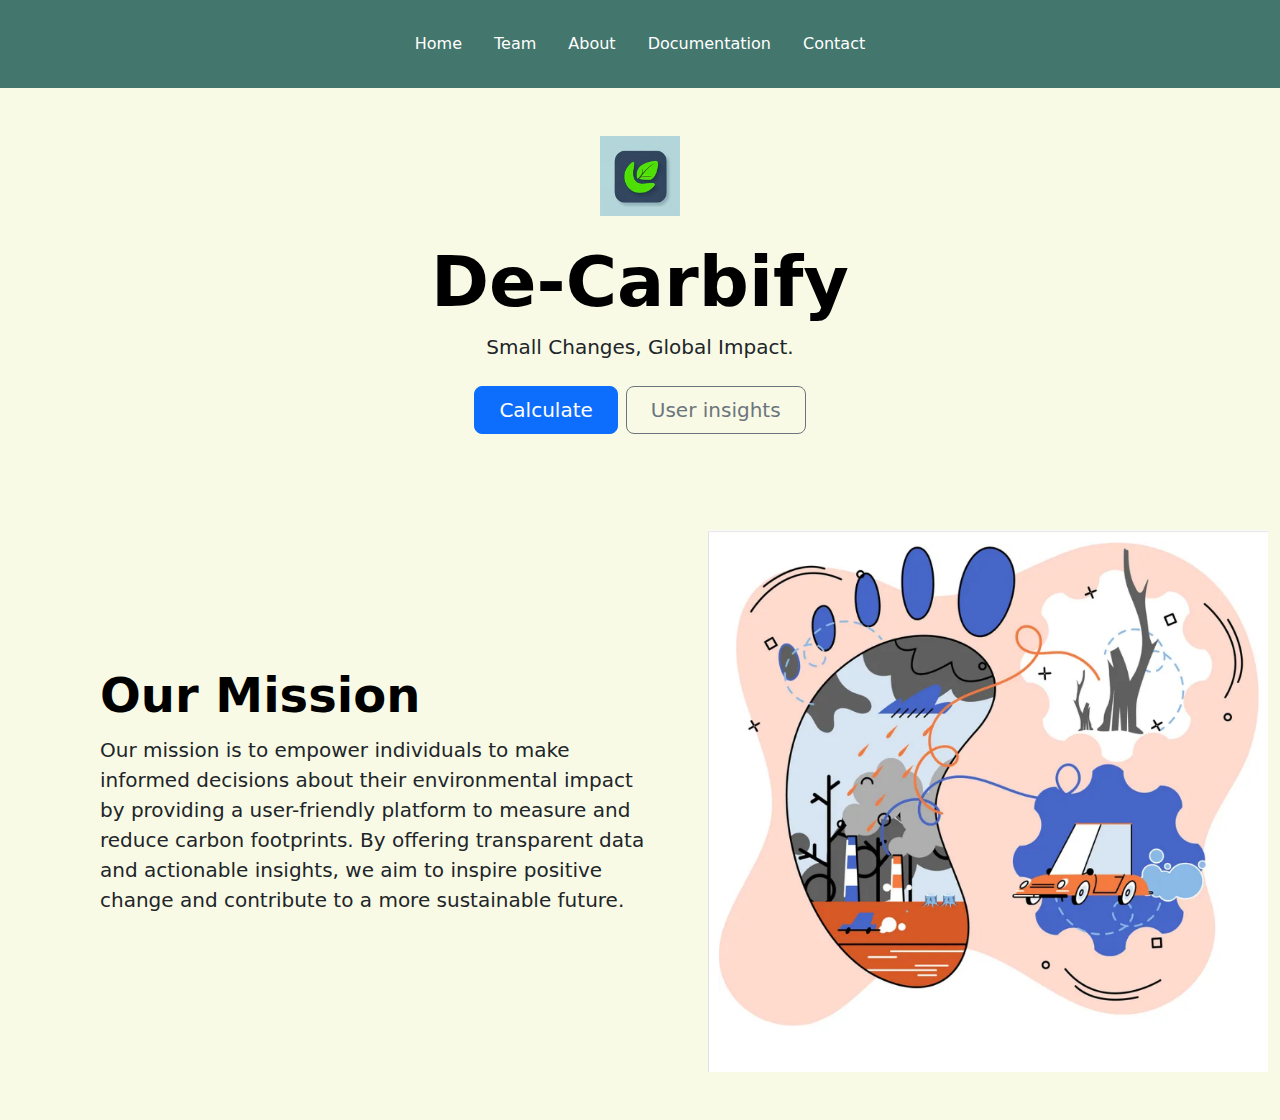
<file: index.html>
<!DOCTYPE html>
<html lang="en">

<head>
  <meta charset="UTF-8">
  <meta name="viewport" content="width=device-width, initial-scale=1.0">
  <title>Document</title>
  <link href="https://cdn.jsdelivr.net/npm/bootstrap@5.3.3/dist/css/bootstrap.min.css" rel="stylesheet"
    integrity="sha384-QWTKZyjpPEjISv5WaRU9OFeRpok6YctnYmDr5pNlyT2bRjXh0JMhjY6hW+ALEwIH" crossorigin="anonymous">
  <script src="https://cdn.jsdelivr.net/npm/bootstrap@5.3.3/dist/js/bootstrap.bundle.min.js"
    integrity="sha384-YvpcrYf0tY3lHB60NNkmXc5s9fDVZLESaAA55NDzOxhy9GkcIdslK1eN7N6jIeHz"
    crossorigin="anonymous"></script>
  <link rel="stylesheet" href="./styles.css" />
  <style>
    .animate-text {
      animation: text-animation 3s ease-in-out infinite alternate;
      font-size: 70px;
    }

    @keyframes text-animation {
      0% {
        transform: scale(1);
      }

      50% {
        transform: scale(1.1);
      }

      100% {
        transform: scale(1);
      }
    }

    .nav-link:hover {
      background-color: #F8FAE5 !important;
      /* Change this color as desired */
      color: black !important;
      /* Change this color as desired */
    }
  </style>
</head>

<body>
  <header class="d-flex justify-content-center py-4 mb-3" style="background-color: #43766C;">
    <ul class="nav nav-pills">
      <li class="nav-item"><a href="./index.html" class="nav-link text-white" aria-current="page">Home</a></li>
      <li class="nav-item"><a href="./team.html" class="nav-link text-white">Team</a></li>
      <li class="nav-item"><a href="#about" class="nav-link text-white">About</a></li>
      <li class="nav-item"><a href="./documentation.html" class="nav-link text-white">Documentation</a></li>
      <li class="nav-item"><a href="./contact.html" class="nav-link text-white">Contact</a></li>
    </ul>
  </header>
  <div class="px-4 py-5 text-center" style="background-color: #F8FAE5; margin-top: -1rem;">
    <img class="d-block mx-auto mb-4" src="./images/icon.jpg" alt="" width="80" height="80">
    <h1 class="display-5 fw-bold text-body-emphasis animate-text">De-Carbify</h1>
    <div class="col-lg-6 mx-auto">
      <p class="lead mb-4">Small Changes, Global Impact.</p>
      <div class="d-grid gap-2 d-sm-flex justify-content-sm-center">
        <button id="calculateButton" type="button" class="btn btn-primary btn-lg px-4 gap-3">Calculate</button>
        <button type="button" id="insights" class="btn btn-outline-secondary btn-lg px-4">User insights</button>
      </div>
    </div>
  </div>
  <div id="about" class="container-fluid" style="background-color: #F8FAE5; padding-left: 100px;">
    <div class="row align-items-center g-5 py-5">
      <div class="col-lg-6 order-lg-2">
        <img src="./images/foot.png" class="d-block mx-lg-auto img-fluid" alt="Bootstrap Themes" width="700"
          height="500" loading="lazy">
      </div>
      <div class="col-lg-6">
        <h1 id="about" class="display-5 fw-bold text-body-emphasis lh-1 mb-3">Our Mission</h1>
        <p class="lead">Our mission is to empower individuals to make informed decisions about their
          environmental impact by providing a user-friendly platform to measure and reduce carbon footprints.
          By offering transparent data and actionable insights, we aim to inspire positive change and
          contribute to a more sustainable future.</p>

      </div>
    </div>
  </div>
</body>
<script>
  document.getElementById("calculateButton").addEventListener("click", function () {
    window.location.href = "./calculate.html";
  });
  document.getElementById("insights").addEventListener("click", function () {
    window.location.href = "./insights.html";
  });
</script>

</html>
</file>
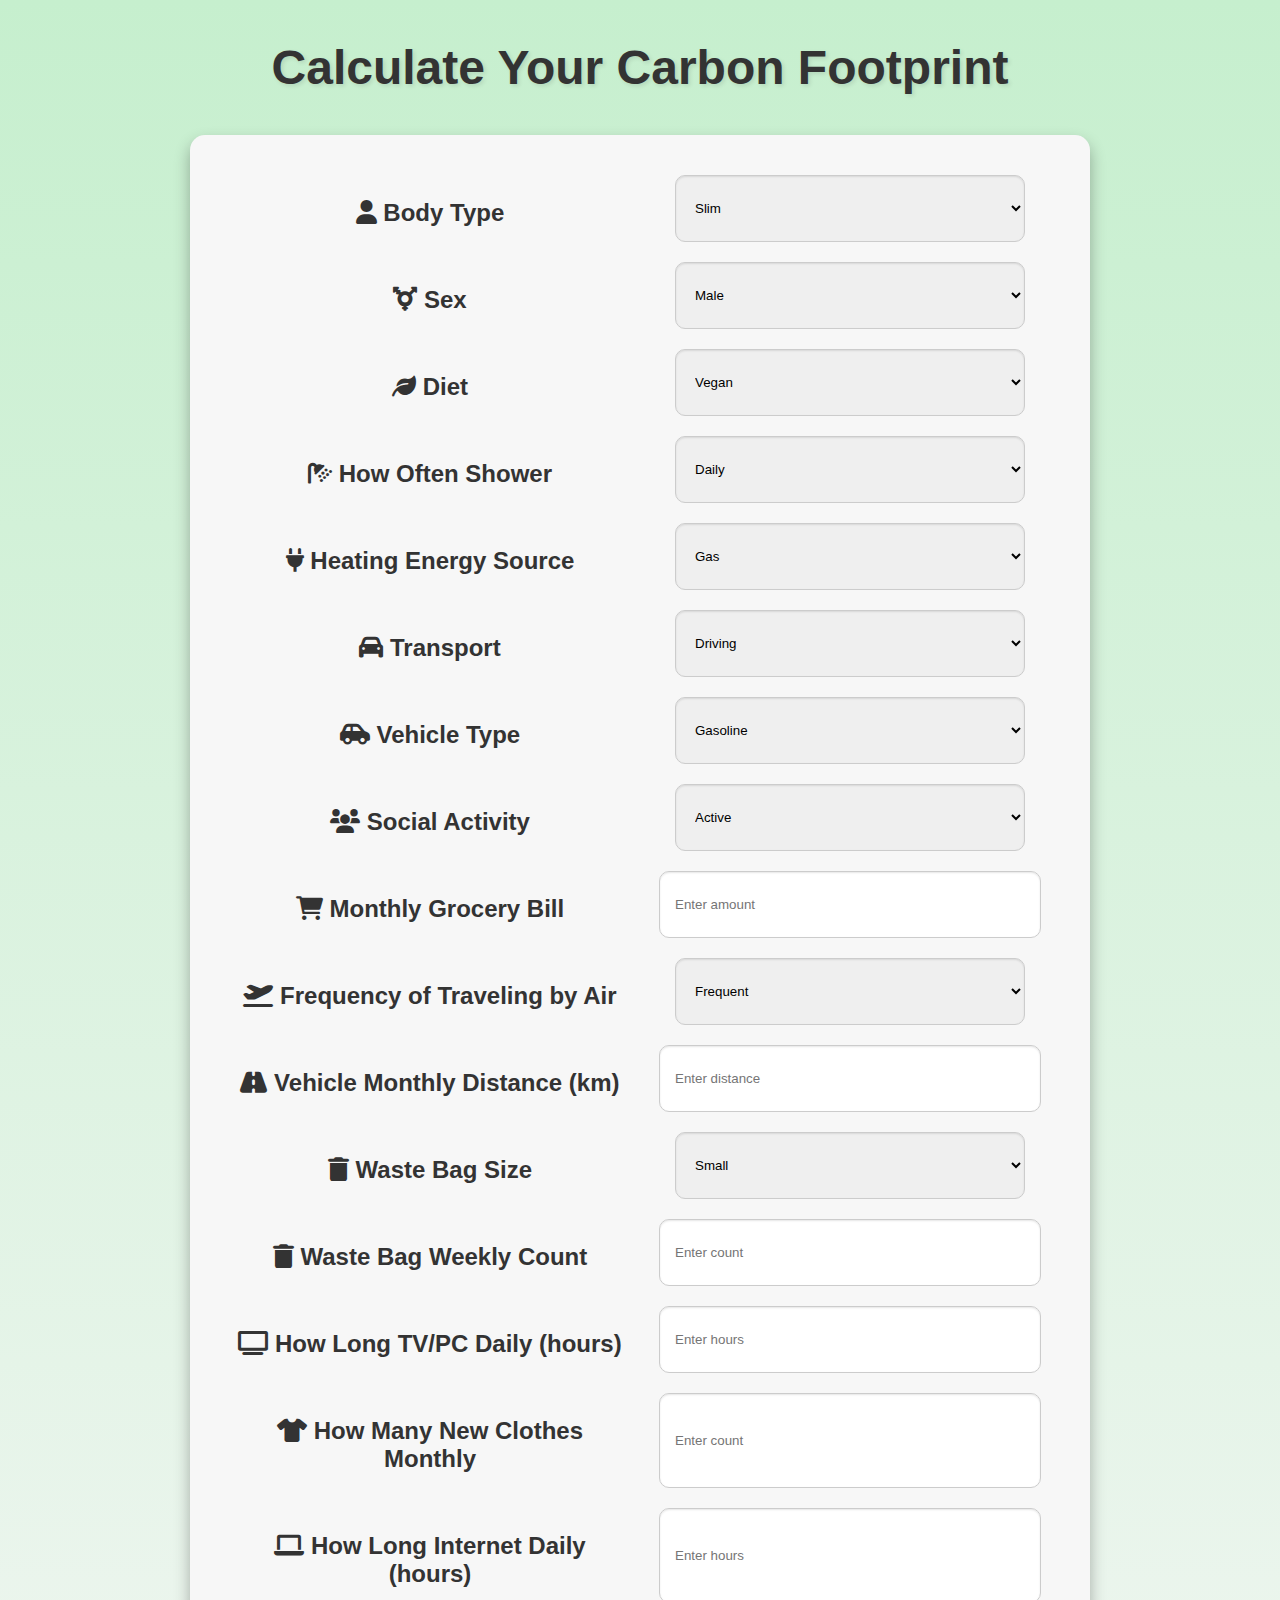
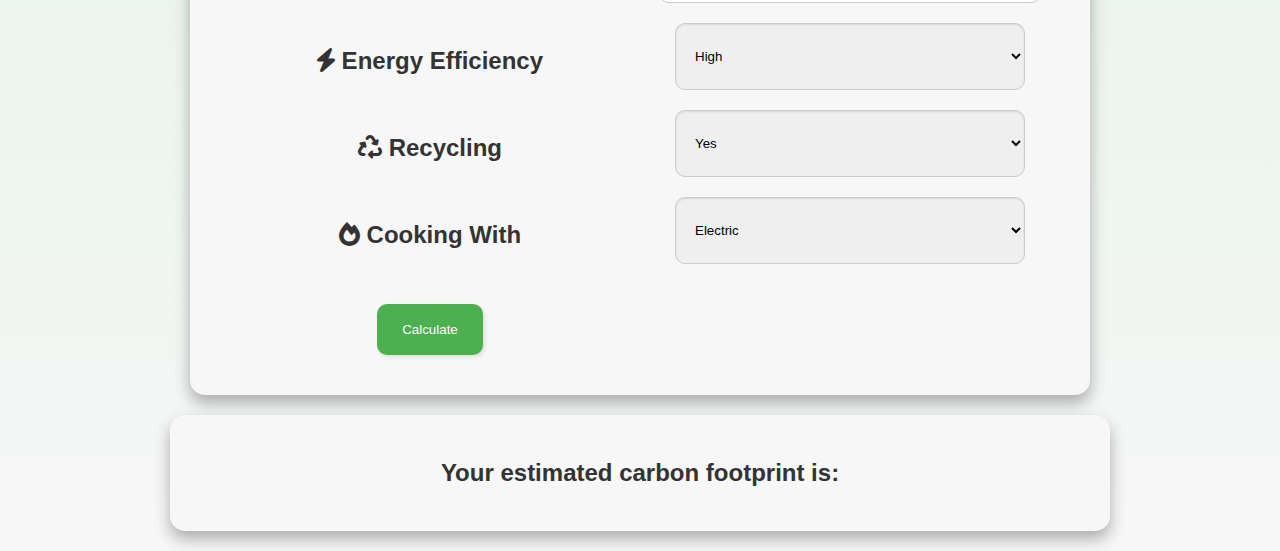
<file: calculate.html>
<!DOCTYPE html>
<html>
<head>
    <title>Carbon Footprint Calculator</title>
    <style>
        body {
            font-family: Arial, sans-serif;
            margin: 0;
            padding: 0;
            text-align: center;
            background-color: #c6efce; /* Light green background */
            background-image: linear-gradient(to bottom, #c6efce, #f7f7f7); /* Add gradient background */
            transition: background-color 0.3s; /* Add transition effect */
            animation: fade-in 1s; /* Add animation effect */
        }

        h1 {
            color: #333;
            font-size: 48px; /* Increase font size */
            margin: 40px 0;
            text-shadow: 2px 2px 4px rgba(0, 0, 0, 0.1); /* Add subtle shadow */
            text-align: center;
            animation: slide-in 1s; /* Add animation effect */
        }

        form {
            display: grid;
            grid-template-columns: 1fr 1fr;
            gap: 20px;
            justify-items: center;
            background-color: #f7f7f7; /* Light gray background */
            padding: 40px;
            border-radius: 15px;
            box-shadow: 0px 8px 16px rgba(0, 0, 0, 0.3);
            width: 90%;
            max-width: 900px;
            margin: 20px auto;
            box-sizing: border-box; /* Include padding and border in width calculation */
            transition: box-shadow 0.3s; /* Add transition effect */
            animation: zoom-in 1s; /* Add animation effect */
        }

        label {
            font-weight: bold;
            margin-bottom: 10px;
            display: block;
            text-align: left;
            width: 100%;
            color: #555; /* Slightly darker label color */
            transition: color 0.3s; /* Add transition effect */
        }

        input, select {
            padding: 15px;
            border: 1px solid #ccc;
            border-radius: 10px;
            width: 100%;
            max-width: 350px;
            box-shadow: inset 0px 1px 2px rgba(0, 0, 0, 0.1);
            transition: border-color 0.3s; /* Add transition effect */
        }

        input:focus, select:focus {
            border-color: #4CAF50; /* Change border color on focus */
            box-shadow: 0px 0px 10px rgba(0, 0, 0, 0.2); /* Add focus shadow */
        }

        button {
            background-color: #4CAF50;
            color: white;
            padding: 18px 25px;
            border: none;
            border-radius: 10px;
            cursor: pointer;
            margin-top: 20px;
            width: 100%;
            max-width: 350px;
            transition: background-color 0.3s;
            box-shadow: 2px 2px 4px rgba(0, 0, 0, 0.1); /* Add button shadow */
            animation: pulse 2s infinite; /* Add animation effect */
        }

        button:hover {
            background-color: #45a049;
            box-shadow: 4px 4px 8px rgba(0, 0, 0, 0.2); /* Increase button shadow on hover */
        }

        #result-container {
            margin-top: 30px;
            padding: 20px;
            background-color: #f7f7f7; /* Light gray background */
            border-radius: 15px;
            box-shadow: 0px 8px 16px rgba(0, 0, 0, 0.3);
            width: 90%;
            max-width: 900px;
            margin: 20px auto;
            animation: fade-in 1s; /* Add animation effect */
        }

        #result {
            font-weight: bold;
            font-size: 24px;
            color: #333;
        }

        .icon {
            margin-right: 15px;
            color: #4CAF50;
            transition: color 0.3s; /* Add transition effect */
        }

        h3 {
            margin-bottom: 15px;
            font-size: 24px;
            color: #333;
            transition: color 0.3s; /* Add transition effect */
        }

        /* Add animation for form submission */
        #carbonFootprintForm {
            animation: fade-in 0.5s;
        }

        @keyframes fade-in {
            from {
                opacity: 0;
            }
            to {
                opacity: 1;
            }
        }

        @keyframes slide-in {
            from {
                transform: translateY(-100px);
            }
            to {
                transform: translateY(0);
            }
        }

        @keyframes zoom-in {
            from {
                transform: scale(0.5);
            }
            to {
                transform: scale(1);
            }
        }

        @keyframes pulse {
            0% {
                transform: scale(1);
            }
            50% {
                transform: scale(1.1);
            }
            100% {
                transform: scale(1);
            }
        }
    </style>

</head>
<body>
    <link rel="stylesheet" href="https://cdnjs.cloudflare.com/ajax/libs/font-awesome/6.0.0-beta3/css/all.min.css">
    <h1>Calculate Your Carbon Footprint</h1>

    <form id="carbonFootprintForm">
        <h3><i class="fas fa-user"></i> Body Type</h3>
        <select id="bodyType" name="bodyType">
            <option value="slim">Slim</option>
            <option value="average">Average</option>
            <option value="obese">Obese</option>
        </select>

        <h3><i class="fas fa-transgender"></i> Sex</h3>
        <select id="sex" name="sex">
            <option value="male">Male</option>
            <option value="female">Female</option>
        </select>

        <h3><i class="fas fa-leaf"></i> Diet</h3>
        <select id="diet" name="diet">
            <option value="vegan">Vegan</option>
            <option value="vegetarian">Vegetarian</option>
            <option value="meat">Meat</option>
        </select>

        <h3><i class="fas fa-shower"></i> How Often Shower</h3>
        <select id="showerFrequency" name="showerFrequency">
            <option value="daily">Daily</option>
            <option value="everyOtherDay">Every Other Day</option>
            <option value="weekly">Weekly</option>
        </select>

        <h3><i class="fas fa-plug"></i> Heating Energy Source</h3>
        <select id="heatingEnergySource" name="heatingEnergySource">
            <option value="gas">Gas</option>
            <option value="electricity">Electricity</option>
        </select>

        <h3><i class="fas fa-car"></i> Transport</h3>
        <select id="transport" name="transport">
            <option value="driving">Driving</option>
            <option value="publicTransport">Public Transport</option>
            <option value="cycling">Cycling</option>
        </select>

        <h3><i class="fas fa-car-side"></i> Vehicle Type</h3>
        <select id="vehicleType" name="vehicleType">
            <option value="gasoline">Gasoline</option>
            <option value="electric">Electric</option>
        </select>

        <h3><i class="fas fa-users"></i> Social Activity</h3>
        <select id="socialActivity" name="socialActivity">
            <option value="active">Active</option>
            <option value="moderate">Moderate</option>
            <option value="sedentary">Sedentary</option>
        </select>

        <h3><i class="fas fa-shopping-cart"></i> Monthly Grocery Bill</h3>
        <input type="number" id="monthlyGroceryBill" name="monthlyGroceryBill" placeholder="Enter amount">

        <h3><i class="fas fa-plane-departure"></i> Frequency of Traveling by Air</h3>
        <select id="frequencyOfTravelingByAir" name="frequencyOfTravelingByAir">
            <option value="frequent">Frequent</option>
            <option value="occasional">Occasional</option>
            <option value="rarely">Rarely</option>
        </select>

        <h3><i class="fas fa-road"></i> Vehicle Monthly Distance (km)</h3>
        <input type="number" id="vehicleMonthlyDistanceKm" name="vehicleMonthlyDistanceKm" placeholder="Enter distance">

        <h3><i class="fas fa-trash"></i> Waste Bag Size</h3>
        <select id="wasteBagSize" name="wasteBagSize">
            <option value="small">Small</option>
            <option value="medium">Medium</option>
            <option value="large">Large</option>
        </select>

        <h3><i class="fas fa-trash"></i> Waste Bag Weekly Count</h3>
        <input type="number" id="wasteBagWeeklyCount" name="wasteBagWeeklyCount" placeholder="Enter count">

        <h3><i class="fas fa-tv"></i> How Long TV/PC Daily (hours)</h3>
        <input type="number" id="tvPcHour" name="tvPcHour" placeholder="Enter hours">

        <h3><i class="fas fa-tshirt"></i> How Many New Clothes Monthly</h3>
        <input type="number" id="newClothesMonthly" name="newClothesMonthly" placeholder="Enter count">

        <h3><i class="fas fa-laptop"></i> How Long Internet Daily (hours)</h3>
        <input type="number" id="internetDailyHour" name="internetDailyHour" placeholder="Enter hours">

        <h3><i class="fas fa-bolt"></i> Energy Efficiency</h3>
        <select id="energyEfficiency" name="energyEfficiency">
            <option value="high">High</option>
            <option value="medium">Medium</option>
            <option value="low">Low</option>
        </select>

        <h3><i class="fas fa-recycle"></i> Recycling</h3>
        <select id="recycling" name="recycling">
            <option value="yes">Yes</option>
            <option value="no">No</option>
        </select>

        <h3><i class="fas fa-fire"></i> Cooking With</h3>
        <select id="cookingWith" name="cookingWith">
            <option value="electric">Electric</option>
            <option value="gas">Gas</option>
        </select>
        <a href="./calculate.html/#result">
        <button type="submit">Calculate</button>
        </a>
    </form>

    <div id="result-container">
        <p id="result">Your estimated carbon footprint is:</p>
    </div>

    <script src="script.js"></script>
</body>
</html>
</file>
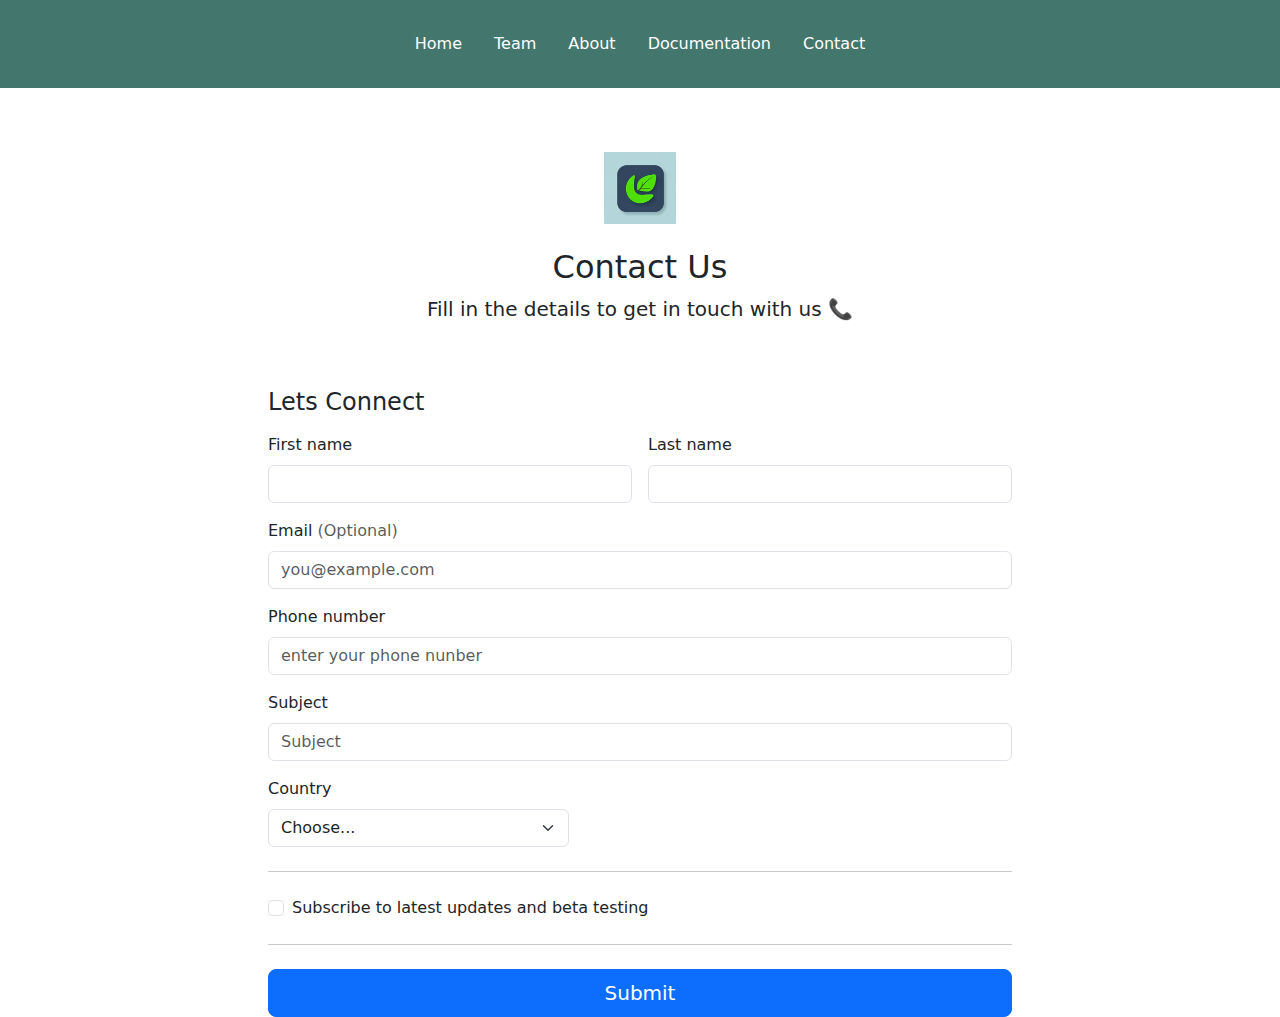
<file: contact.html>
<!DOCTYPE html>
<html lang="en">

<head>
    <meta charset="UTF-8">
    <meta name="viewport" content="width=device-width, initial-scale=1.0">
    <title>Contact Page</title>
    <link href="https://cdn.jsdelivr.net/npm/bootstrap@5.3.3/dist/css/bootstrap.min.css" rel="stylesheet"
        integrity="sha384-QWTKZyjpPEjISv5WaRU9OFeRpok6YctnYmDr5pNlyT2bRjXh0JMhjY6hW+ALEwIH" crossorigin="anonymous">
    <script src="https://cdn.jsdelivr.net/npm/bootstrap@5.3.3/dist/js/bootstrap.bundle.min.js"
        integrity="sha384-YvpcrYf0tY3lHB60NNkmXc5s9fDVZLESaAA55NDzOxhy9GkcIdslK1eN7N6jIeHz"
        crossorigin="anonymous"></script>
        <style>
            .nav-link:hover {
                background-color: #F8FAE5!important; /* Change this color as desired */
                color: black!important;  /* Change this color as desired */
              }
              </style>
</head>

<body>
    <header class="d-flex justify-content-center py-4 mb-3" style="background-color: #43766C;">
        <ul class="nav nav-pills">
            <li class="nav-item"><a href="./index.html" class="nav-link text-white" aria-current="page">Home</a></li>
            <li class="nav-item"><a href="./team.html" class="nav-link text-white">Team</a></li>
            <li class="nav-item"><a href="./index.html" class="nav-link text-white">About</a></li>
            <li class="nav-item"><a href="./documentation.html" class="nav-link text-white">Documentation</a></li>
            <li class="nav-item"><a href="./contact.html" class="nav-link text-white">Contact</a></li>
        </ul>
    </header>
    <div class="py-5 text-center">
        <img class="d-block mx-auto mb-4" src="./images/icon.jpg" alt="" width="72" height="72">
        <h2>Contact Us</h2>
        <p class="lead">Fill in the details to get in touch with us 📞</p>
    </div>
    <div class="container">
        <div class="col-md-7 col-lg-8 mx-auto">
            <h4 class="mb-3">Lets Connect</h4>
            <form class="needs-validation" novalidate="">
                <div class="row g-3">
                    <div class="col-sm-6">
                        <label for="firstName" class="form-label">First name</label>
                        <input type="text" class="form-control" id="firstName" placeholder="" value="" required="">
                        <div class="invalid-feedback">
                            Valid first name is required.
                        </div>
                    </div>

                    <div class="col-sm-6">
                        <label for="lastName" class="form-label">Last name</label>
                        <input type="text" class="form-control" id="lastName" placeholder="" value="" required="">
                        <div class="invalid-feedback">
                            Valid last name is required.
                        </div>
                    </div>



                    <div class="col-12">
                        <label for="email" class="form-label">Email <span
                                class="text-body-secondary">(Optional)</span></label>
                        <input type="email" class="form-control" id="email" placeholder="you@example.com">
                        <div class="invalid-feedback">
                            Please enter a valid email address
                        </div>
                    </div>

                    <div class="col-12">
                        <label for="address" class="form-label">Phone number</label>
                        <input type="number" class="form-control" id="address" placeholder="enter your phone nunber"
                            required="">
                        <div class="invalid-feedback">
                            Please enter your contact number
                        </div>
                    </div>

                    <div class="col-12">
                        <label for="address2" class="form-label">Subject </label>
                        <input type="text" class="form-control" id="address2" placeholder="Subject">
                    </div>

                    <div class="col-md-5">
                        <label for="country" class="form-label">Country</label>
                        <select class="form-select" id="country" required="">
                            <option value="">Choose...</option>
                            option value="Afghanistan">Afghanistan</option>
                <option value="Åland Islands">Åland Islands</option>
                <option value="Albania">Albania</option>
                <option value="Algeria">Algeria</option>
                <option value="American Samoa">American Samoa</option>
                <option value="Andorra">Andorra</option>
                <option value="Angola">Angola</option>
                <option value="Anguilla">Anguilla</option>
                <option value="Antarctica">Antarctica</option>
                <option value="Antigua and Barbuda">Antigua and Barbuda</option>
                <option value="Argentina">Argentina</option>
                <option value="Armenia">Armenia</option>
                <option value="Aruba">Aruba</option>
                <option value="Australia">Australia</option>
                <option value="Austria">Austria</option>
                <option value="Azerbaijan">Azerbaijan</option>
                <option value="Bahamas">Bahamas</option>
                <option value="Bahrain">Bahrain</option>
                <option value="Bangladesh">Bangladesh</option>
                <option value="Barbados">Barbados</option>
                <option value="Belarus">Belarus</option>
                <option value="Belgium">Belgium</option>
                <option value="Belize">Belize</option>
                <option value="Benin">Benin</option>
                <option value="Bermuda">Bermuda</option>
                <option value="Bhutan">Bhutan</option>
                <option value="Bolivia">Bolivia</option>
                <option value="Bosnia and Herzegovina">Bosnia and Herzegovina</option>
                <option value="Botswana">Botswana</option>
                <option value="Bouvet Island">Bouvet Island</option>
                <option value="Brazil">Brazil</option>
                <option value="British Indian Ocean Territory">British Indian Ocean Territory</option>
                <option value="Brunei Darussalam">Brunei Darussalam</option>
                <option value="Bulgaria">Bulgaria</option>
                <option value="Burkina Faso">Burkina Faso</option>
                <option value="Burundi">Burundi</option>
                <option value="Cambodia">Cambodia</option>
                <option value="Cameroon">Cameroon</option>
                <option value="Canada">Canada</option>
                <option value="Cape Verde">Cape Verde</option>
                <option value="Cayman Islands">Cayman Islands</option>
                <option value="Central African Republic">Central African Republic</option>
                <option value="Chad">Chad</option>
                <option value="Chile">Chile</option>
                <option value="China">China</option>
                <option value="Christmas Island">Christmas Island</option>
                <option value="Cocos (Keeling) Islands">Cocos (Keeling) Islands</option>
                <option value="Colombia">Colombia</option>
                <option value="Comoros">Comoros</option>
                <option value="Congo">Congo</option>
                <option value="Congo, The Democratic Republic of The">Congo, The Democratic Republic of The</option>
                <option value="Cook Islands">Cook Islands</option>
                <option value="Costa Rica">Costa Rica</option>
                <option value="Cote D'ivoire">Cote D'ivoire</option>
                <option value="Croatia">Croatia</option>
                <option value="Cuba">Cuba</option>
                <option value="Cyprus">Cyprus</option>
                <option value="Czech Republic">Czech Republic</option>
                <option value="Denmark">Denmark</option>
                <option value="Djibouti">Djibouti</option>
                <option value="Dominica">Dominica</option>
                <option value="Dominican Republic">Dominican Republic</option>
                <option value="Ecuador">Ecuador</option>
                <option value="Egypt">Egypt</option>
                <option value="El Salvador">El Salvador</option>
                <option value="Equatorial Guinea">Equatorial Guinea</option>
                <option value="Eritrea">Eritrea</option>
                <option value="Estonia">Estonia</option>
                <option value="Ethiopia">Ethiopia</option>
                <option value="Falkland Islands (Malvinas)">Falkland Islands (Malvinas)</option>
                <option value="Faroe Islands">Faroe Islands</option>
                <option value="Fiji">Fiji</option>
                <option value="Finland">Finland</option>
                <option value="France">France</option>
                <option value="French Guiana">French Guiana</option>
                <option value="French Polynesia">French Polynesia</option>
                <option value="French Southern Territories">French Southern Territories</option>
                <option value="Gabon">Gabon</option>
                <option value="Gambia">Gambia</option>
                <option value="Georgia">Georgia</option>
                <option value="Germany">Germany</option>
                <option value="Ghana">Ghana</option>
                <option value="Gibraltar">Gibraltar</option>
                <option value="Greece">Greece</option>
                <option value="Greenland">Greenland</option>
                <option value="Grenada">Grenada</option>
                <option value="Guadeloupe">Guadeloupe</option>
                <option value="Guam">Guam</option>
                <option value="Guatemala">Guatemala</option>
                <option value="Guernsey">Guernsey</option>
                <option value="Guinea">Guinea</option>
                <option value="Guinea-bissau">Guinea-bissau</option>
                <option value="Guyana">Guyana</option>
                <option value="Haiti">Haiti</option>
                <option value="Heard Island and Mcdonald Islands">Heard Island and Mcdonald Islands</option>
                <option value="Holy See (Vatican City State)">Holy See (Vatican City State)</option>
                <option value="Honduras">Honduras</option>
                <option value="Hong Kong">Hong Kong</option>
                <option value="Hungary">Hungary</option>
                <option value="Iceland">Iceland</option>
                <option value="India">India</option>
                <option value="Indonesia">Indonesia</option>
                <option value="Iran, Islamic Republic of">Iran, Islamic Republic of</option>
                <option value="Iraq">Iraq</option>
                <option value="Ireland">Ireland</option>
                <option value="Isle of Man">Isle of Man</option>
                <option value="Israel">Israel</option>
                <option value="Italy">Italy</option>
                <option value="Jamaica">Jamaica</option>
                <option value="Japan">Japan</option>
                <option value="Jersey">Jersey</option>
                <option value="Jordan">Jordan</option>
                <option value="Kazakhstan">Kazakhstan</option>
                <option value="Kenya">Kenya</option>
                <option value="Kiribati">Kiribati</option>
                <option value="Korea, Democratic People's Republic of">Korea, Democratic People's Republic of</option>
                <option value="Korea, Republic of">Korea, Republic of</option>
                <option value="Kuwait">Kuwait</option>
                <option value="Kyrgyzstan">Kyrgyzstan</option>
                <option value="Lao People's Democratic Republic">Lao People's Democratic Republic</option>
                <option value="Latvia">Latvia</option>
                <option value="Lebanon">Lebanon</option>
                <option value="Lesotho">Lesotho</option>
                <option value="Liberia">Liberia</option>
                <option value="Libyan Arab Jamahiriya">Libyan Arab Jamahiriya</option>
                <option value="Liechtenstein">Liechtenstein</option>
                <option value="Lithuania">Lithuania</option>
                <option value="Luxembourg">Luxembourg</option>
                <option value="Macao">Macao</option>
                <option value="Macedonia, The Former Yugoslav Republic of">Macedonia, The Former Yugoslav Republic of</option>
                <option value="Madagascar">Madagascar</option>
                <option value="Malawi">Malawi</option>
                <option value="Malaysia">Malaysia</option>
                <option value="Maldives">Maldives</option>
                <option value="Mali">Mali</option>
                <option value="Malta">Malta</option>
                <option value="Marshall Islands">Marshall Islands</option>
                <option value="Martinique">Martinique</option>
                <option value="Mauritania">Mauritania</option>
                <option value="Mauritius">Mauritius</option>
                <option value="Mayotte">Mayotte</option>
                <option value="Mexico">Mexico</option>
                <option value="Micronesia, Federated States of">Micronesia, Federated States of</option>
                <option value="Moldova, Republic of">Moldova, Republic of</option>
                <option value="Monaco">Monaco</option>
                <option value="Mongolia">Mongolia</option>
                <option value="Montenegro">Montenegro</option>
                <option value="Montserrat">Montserrat</option>
                <option value="Morocco">Morocco</option>
                <option value="Mozambique">Mozambique</option>
                <option value="Myanmar">Myanmar</option>
                <option value="Namibia">Namibia</option>
                <option value="Nauru">Nauru</option>
                <option value="Nepal">Nepal</option>
                <option value="Netherlands">Netherlands</option>
                <option value="Netherlands Antilles">Netherlands Antilles</option>
                <option value="New Caledonia">New Caledonia</option>
                <option value="New Zealand">New Zealand</option>
                <option value="Nicaragua">Nicaragua</option>
                <option value="Niger">Niger</option>
                <option value="Nigeria">Nigeria</option>
                <option value="Niue">Niue</option>
                <option value="Norfolk Island">Norfolk Island</option>
                <option value="Northern Mariana Islands">Northern Mariana Islands</option>
                <option value="Norway">Norway</option>
                <option value="Oman">Oman</option>
                <option value="Pakistan">Pakistan</option>
                <option value="Palau">Palau</option>
                <option value="Palestinian Territory, Occupied">Palestinian Territory, Occupied</option>
                <option value="Panama">Panama</option>
                <option value="Papua New Guinea">Papua New Guinea</option>
                <option value="Paraguay">Paraguay</option>
                <option value="Peru">Peru</option>
                <option value="Philippines">Philippines</option>
                <option value="Pitcairn">Pitcairn</option>
                <option value="Poland">Poland</option>
                <option value="Portugal">Portugal</option>
                <option value="Puerto Rico">Puerto Rico</option>
                <option value="Qatar">Qatar</option>
                <option value="Reunion">Reunion</option>
                <option value="Romania">Romania</option>
                <option value="Russian Federation">Russian Federation</option>
                <option value="Rwanda">Rwanda</option>
                <option value="Saint Helena">Saint Helena</option>
                <option value="Saint Kitts and Nevis">Saint Kitts and Nevis</option>
                <option value="Saint Lucia">Saint Lucia</option>
                <option value="Saint Pierre and Miquelon">Saint Pierre and Miquelon</option>
                <option value="Saint Vincent and The Grenadines">Saint Vincent and The Grenadines</option>
                <option value="Samoa">Samoa</option>
                <option value="San Marino">San Marino</option>
                <option value="Sao Tome and Principe">Sao Tome and Principe</option>
                <option value="Saudi Arabia">Saudi Arabia</option>
                <option value="Senegal">Senegal</option>
                <option value="Serbia">Serbia</option>
                <option value="Seychelles">Seychelles</option>
                <option value="Sierra Leone">Sierra Leone</option>
                <option value="Singapore">Singapore</option>
                <option value="Slovakia">Slovakia</option>
                <option value="Slovenia">Slovenia</option>
                <option value="Solomon Islands">Solomon Islands</option>
                <option value="Somalia">Somalia</option>
                <option value="South Africa">South Africa</option>
                <option value="South Georgia and The South Sandwich Islands">South Georgia and The South Sandwich Islands</option>
                <option value="Spain">Spain</option>
                <option value="Sri Lanka">Sri Lanka</option>
                <option value="Sudan">Sudan</option>
                <option value="Suriname">Suriname</option>
                <option value="Svalbard and Jan Mayen">Svalbard and Jan Mayen</option>
                <option value="Swaziland">Swaziland</option>
                <option value="Sweden">Sweden</option>
                <option value="Switzerland">Switzerland</option>
                <option value="Syrian Arab Republic">Syrian Arab Republic</option>
                <option value="Taiwan">Taiwan</option>
                <option value="Tajikistan">Tajikistan</option>
                <option value="Tanzania, United Republic of">Tanzania, United Republic of</option>
                <option value="Thailand">Thailand</option>
                <option value="Timor-leste">Timor-leste</option>
                <option value="Togo">Togo</option>
                <option value="Tokelau">Tokelau</option>
                <option value="Tonga">Tonga</option>
                <option value="Trinidad and Tobago">Trinidad and Tobago</option>
                <option value="Tunisia">Tunisia</option>
                <option value="Turkey">Turkey</option>
                <option value="Turkmenistan">Turkmenistan</option>
                <option value="Turks and Caicos Islands">Turks and Caicos Islands</option>
                <option value="Tuvalu">Tuvalu</option>
                <option value="Uganda">Uganda</option>
                <option value="Ukraine">Ukraine</option>
                <option value="United Arab Emirates">United Arab Emirates</option>
                <option value="United Kingdom">United Kingdom</option>
                <option value="United States">United States</option>
                <option value="United States Minor Outlying Islands">United States Minor Outlying Islands</option>
                <option value="Uruguay">Uruguay</option>
                <option value="Uzbekistan">Uzbekistan</option>
                <option value="Vanuatu">Vanuatu</option>
                <option value="Venezuela">Venezuela</option>
                <option value="Viet Nam">Viet Nam</option>
                <option value="Virgin Islands, British">Virgin Islands, British</option>
                <option value="Virgin Islands, U.S.">Virgin Islands, U.S.</option>
                <option value="Wallis and Futuna">Wallis and Futuna</option>
                <option value="Western Sahara">Western Sahara</option>
                <option value="Yemen">Yemen</option>
                <option value="Zambia">Zambia</option>
                <option value="Zimbabwe">Zimbabwe</option>

                        </select>
                        <div class="invalid-feedback">
                            Please select a valid country.
                        </div>
                    </div>


                </div>

                <hr class="my-4">

                <div class="form-check">
                    <input type="checkbox" class="form-check-input" id="same-address">
                    <label class="form-check-label" for="same-address">Subscribe to latest updates and beta
                        testing</label>
                </div>


                <hr class="my-4">

                <button class="w-100 btn btn-primary btn-lg" type="submit">Submit</button>
            </form>
        </div>
    </div>
</body>

</html>
</file>
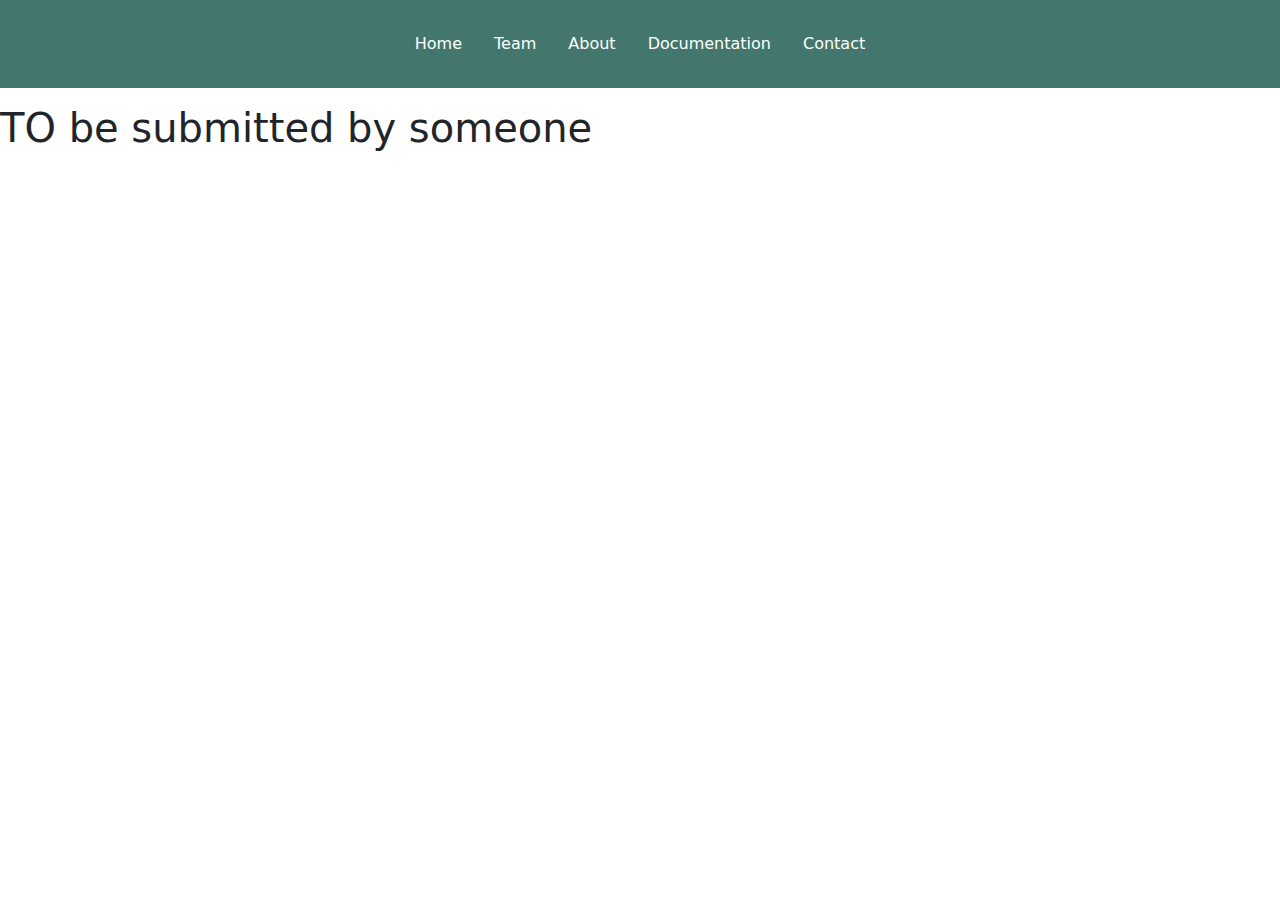
<file: documentation.html>
<!DOCTYPE html>
<html lang="en">
<head>
    <meta charset="UTF-8">
    <meta name="viewport" content="width=device-width, initial-scale=1.0">
    <title>Document</title>
    <link href="https://cdn.jsdelivr.net/npm/bootstrap@5.3.3/dist/css/bootstrap.min.css" rel="stylesheet"
        integrity="sha384-QWTKZyjpPEjISv5WaRU9OFeRpok6YctnYmDr5pNlyT2bRjXh0JMhjY6hW+ALEwIH" crossorigin="anonymous">
    <script src="https://cdn.jsdelivr.net/npm/bootstrap@5.3.3/dist/js/bootstrap.bundle.min.js"
        integrity="sha384-YvpcrYf0tY3lHB60NNkmXc5s9fDVZLESaAA55NDzOxhy9GkcIdslK1eN7N6jIeHz"
        crossorigin="anonymous"></script>
        <style>
        .nav-link:hover {
            background-color: #F8FAE5!important; /* Change this color as desired */
            color: black!important;  /* Change this color as desired */
          }
          </style>
</head>
<body>
    <header class="d-flex justify-content-center py-4 mb-3" style="background-color: #43766C;">
        <ul class="nav nav-pills">
            <li class="nav-item"><a href="./index.html" class="nav-link text-white" aria-current="page">Home</a></li>
            <li class="nav-item"><a href="./team.html" class="nav-link text-white">Team</a></li>
            <li class="nav-item"><a href="./index.html" class="nav-link text-white">About</a></li>
            <li class="nav-item"><a href="./documentation.html" class="nav-link text-white">Documentation</a></li>
            <li class="nav-item"><a href="./contact.html" class="nav-link text-white">Contact</a></li>
        </ul>
    </header>
    <h1>TO be submitted by someone</h1>
</body>
</html>
</file>
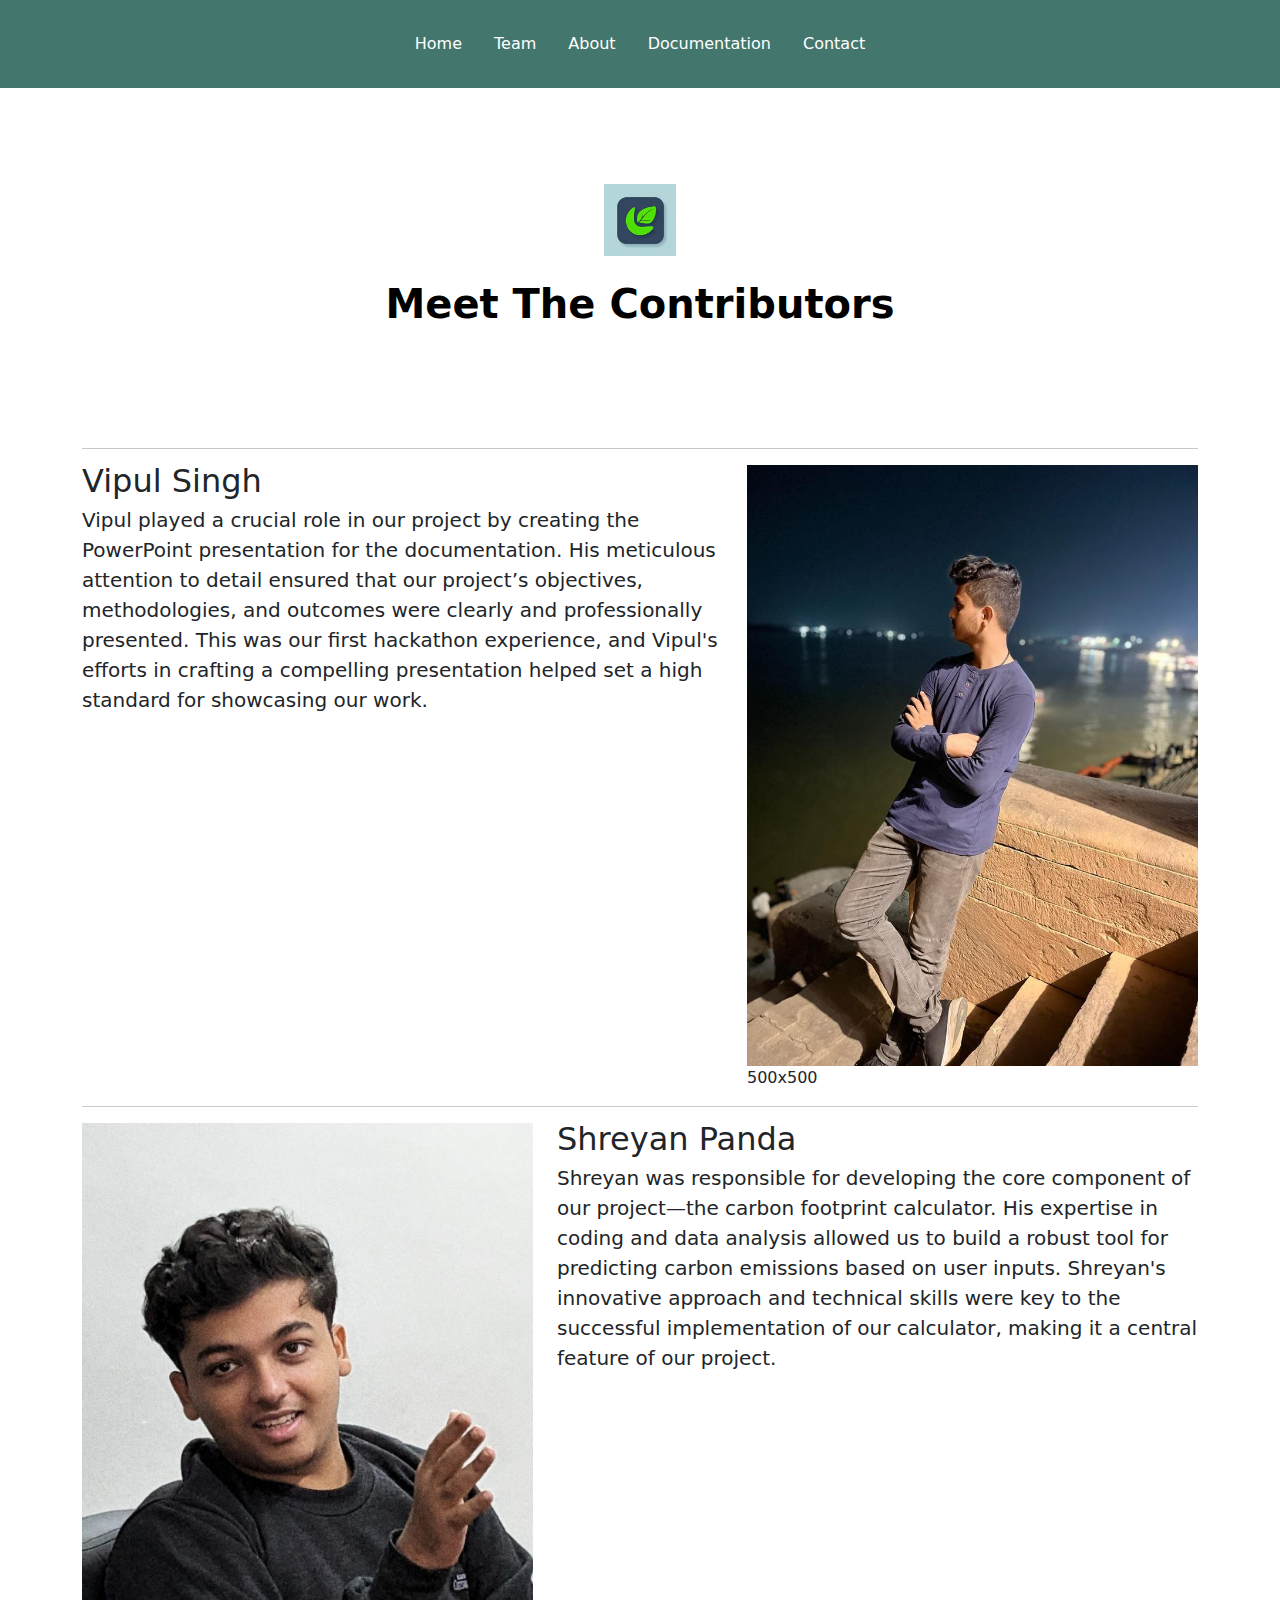
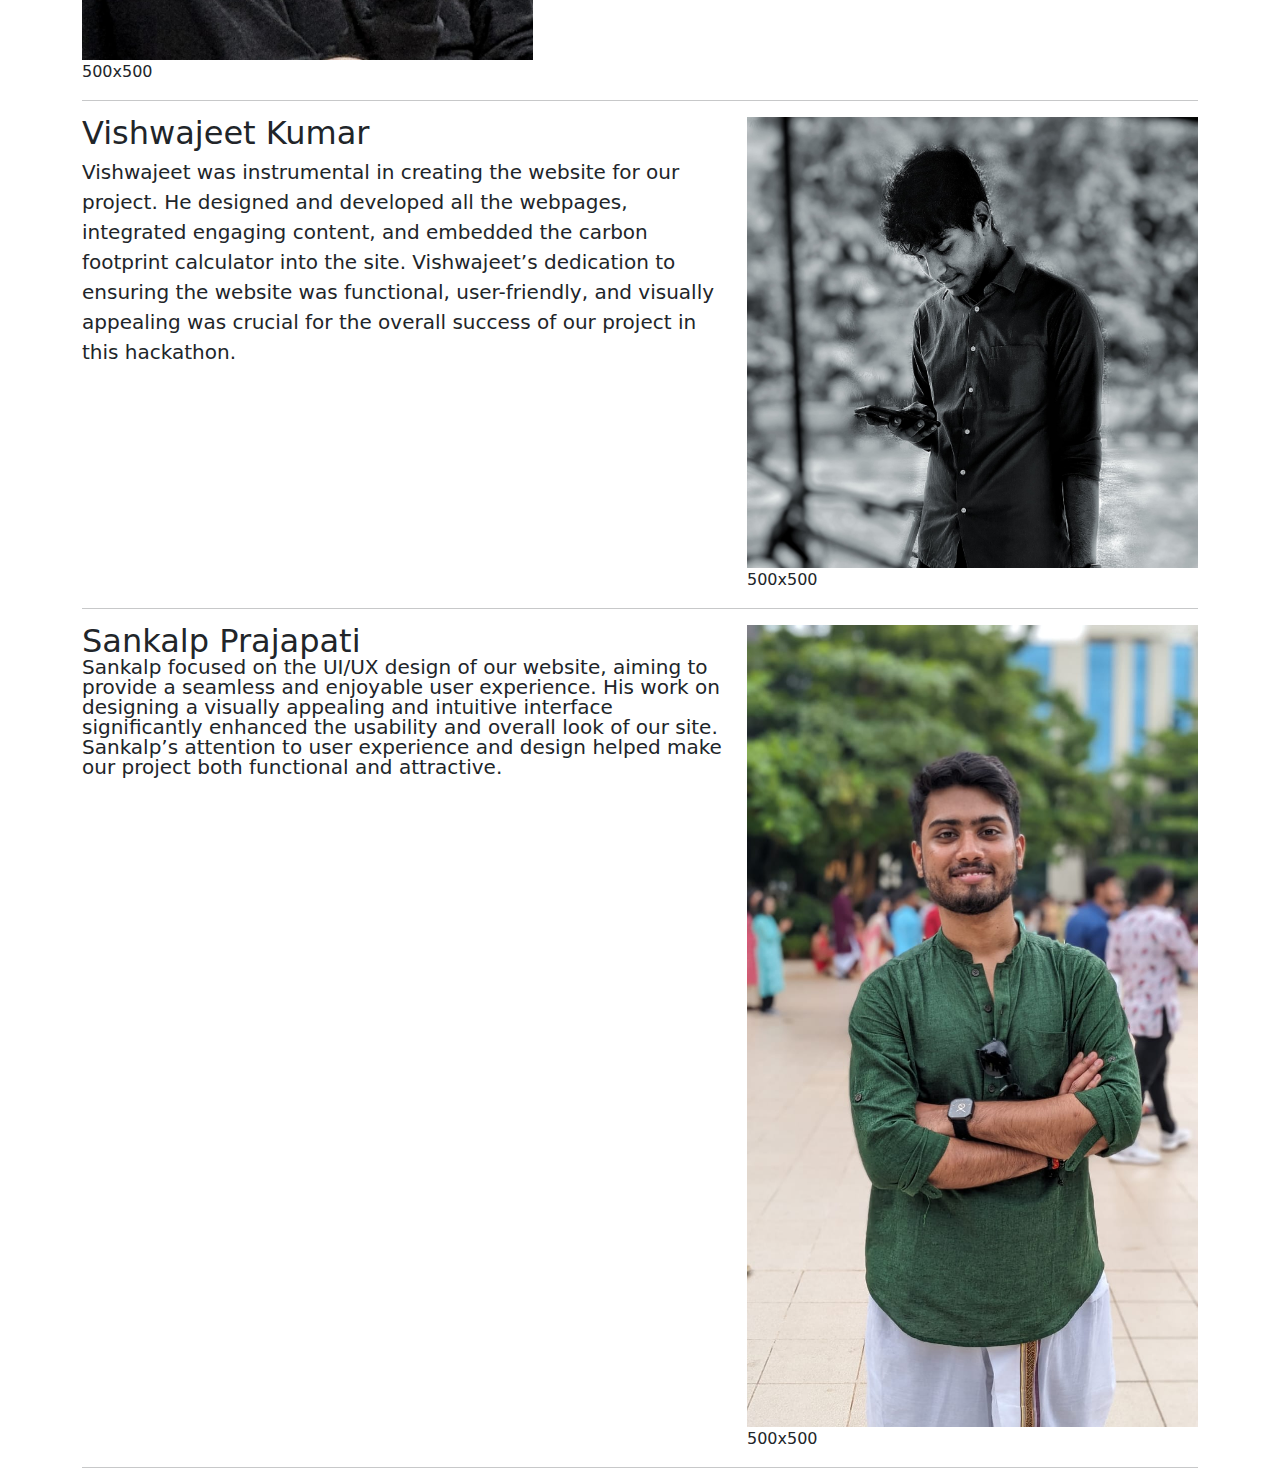
<file: team.html>
<!DOCTYPE html>
<html lang="en">
<head>
    <meta charset="UTF-8">
    <meta name="viewport" content="width=device-width, initial-scale=1.0">
    <title>Team</title>
    <link href="https://cdn.jsdelivr.net/npm/bootstrap@5.3.3/dist/css/bootstrap.min.css" rel="stylesheet"
    integrity="sha384-QWTKZyjpPEjISv5WaRU9OFeRpok6YctnYmDr5pNlyT2bRjXh0JMhjY6hW+ALEwIH" crossorigin="anonymous">
<script src="https://cdn.jsdelivr.net/npm/bootstrap@5.3.3/dist/js/bootstrap.bundle.min.js"
    integrity="sha384-YvpcrYf0tY3lHB60NNkmXc5s9fDVZLESaAA55NDzOxhy9GkcIdslK1eN7N6jIeHz"
    crossorigin="anonymous"></script>
    <style>
      .nav-link:hover {
          background-color: #F8FAE5!important; /* Change this color as desired */
          color: black!important;  /* Change this color as desired */
        }
        </style>
</head>
<body>
  <header class="d-flex justify-content-center py-4 mb-3" style="background-color: #43766C;">
    <ul class="nav nav-pills">
        <li class="nav-item"><a href="./index.html" class="nav-link  text-white" aria-current="page">Home</a></li>
        <li class="nav-item"><a href="./team.html" class="nav-link text-white">Team</a></li>
        <li class="nav-item"><a href="./index.html" class="nav-link text-white">About</a></li>
        <li class="nav-item"><a href="./documentation.html" class="nav-link text-white">Documentation</a></li>
        <li class="nav-item"><a href="./contact.html" class="nav-link text-white">Contact</a></li>
    </ul>
</header>
    <div class="container marketing">

        <div class="px-4 py-5 my-5 text-center">
            <img class="d-block mx-auto mb-4" src="./images/icon.jpg" alt="" width="72" height="72">
            <h1 class="display-12 fw-bold text-body-emphasis">Meet The Contributors</h1>
            <div class="col-lg-6 mx-auto">
              <p class="lead mb-4"></p>
            </div>
          </div>
    
    
        <!-- START THE FEATURETTES -->
    
        <hr class="featurette-divider">
    
        <div class="row featurette">
          <div class="col-md-7">
            <h2 class="featurette-heading fw-normal lh-1">Vipul Singh </h2>
            <p class="lead">Vipul played a crucial role in our project by creating the PowerPoint presentation for the documentation. His meticulous attention to detail ensured that our project’s objectives, methodologies, and outcomes were clearly and professionally presented. This was our first hackathon experience, and Vipul's efforts in crafting a compelling presentation helped set a high standard for showcasing our work.</p>
          </div>
          <div class="col-md-5">
            <img class="bd-placeholder-img bd-placeholder-img-lg featurette-image img-fluid mx-auto" width="500" height="500" src="./images/vipul(team).jpg" role="img" aria-label="Placeholder: 500x500" preserveAspectRatio="xMidYMid slice" focusable="false"><title>Placeholder</title><rect width="100%" height="100%" fill="var(--bs-secondary-bg)"></rect><text x="50%" y="50%" fill="var(--bs-secondary-color)" dy=".3em">500x500</text></svg>
          </div>
        </div>
    
        <hr class="featurette-divider">
    
        <div class="row featurette">
          <div class="col-md-7 order-md-2">
            <h2 class="featurette-heading fw-normal lh-1">Shreyan Panda</h2>
            <p class="lead">Shreyan was responsible for developing the core component of our project—the carbon footprint calculator. His expertise in coding and data analysis allowed us to build a robust tool for predicting carbon emissions based on user inputs. Shreyan's innovative approach and technical skills were key to the successful implementation of our calculator, making it a central feature of our project.</p>
          </div>
          <div class="col-md-5 order-md-1">
            <img class="bd-placeholder-img bd-placeholder-img-lg featurette-image img-fluid mx-auto" width="500" height="500" src="./images/WhatsApp Image 2024-08-13 at 22.56.50_1d39afb4.jpg" role="img" aria-label="Placeholder: 500x500" preserveAspectRatio="xMidYMid slice" focusable="false"><title>Placeholder</title><rect width="100%" height="100%" fill="var(--bs-secondary-bg)"></rect><text x="50%" y="50%" fill="var(--bs-secondary-color)" dy=".3em">500x500</text></svg>
          </div>
        </div>
    
        <hr class="featurette-divider">
    
        <div class="row featurette">
          <div class="col-md-7">
            <h2 class="featurette-heading fw-normal lh-1">Vishwajeet Kumar</h2>
            <p class="lead">Vishwajeet was instrumental in creating the website for our project. He designed and developed all the webpages, integrated engaging content, and embedded the carbon footprint calculator into the site. Vishwajeet’s dedication to ensuring the website was functional, user-friendly, and visually appealing was crucial for the overall success of our project in this hackathon.</p>
          </div>
          <div class="col-md-5">
            <img class="bd-placeholder-img bd-placeholder-img-lg featurette-image img-fluid mx-auto" width="500" height="500" src="./images/vishwajeet.jpg" role="img" aria-label="Placeholder: 500x500" preserveAspectRatio="xMidYMid slice" focusable="false"><title>Placeholder</title><rect width="100%" height="100%" fill="var(--bs-secondary-bg)"></rect><text x="50%" y="50%" fill="var(--bs-secondary-color)" dy=".3em">500x500</text></svg>
          </div>
        </div>
        <hr class="featurette-divider">
    
        <div class="row featurette">
          <div class="col-md-7">
            <h2 class="featurette-heading fw-normal lh-1">Sankalp Prajapati
            <p class="lead">Sankalp focused on the UI/UX design of our website, aiming to provide a seamless and enjoyable user experience. His work on designing a visually appealing and intuitive interface significantly enhanced the usability and overall look of our site. Sankalp’s attention to user experience and design helped make our project both functional and attractive.</p>
          </div>
          <div class="col-md-5">
            <img class="bd-placeholder-img bd-placeholder-img-lg featurette-image img-fluid mx-auto" width="500" height="500" src="./images/snaklap.jpg" role="img" aria-label="Placeholder: 500x500" preserveAspectRatio="xMidYMid slice" focusable="false"><title>Placeholder</title><rect width="100%" height="100%" fill="var(--bs-secondary-bg)"></rect><text x="50%" y="50%" fill="var(--bs-secondary-color)" dy=".3em">500x500</text></svg>
          </div>
        </div>
    
        <hr class="featurette-divider">
    
       
    
      </div>
</body>
</html>
</file>
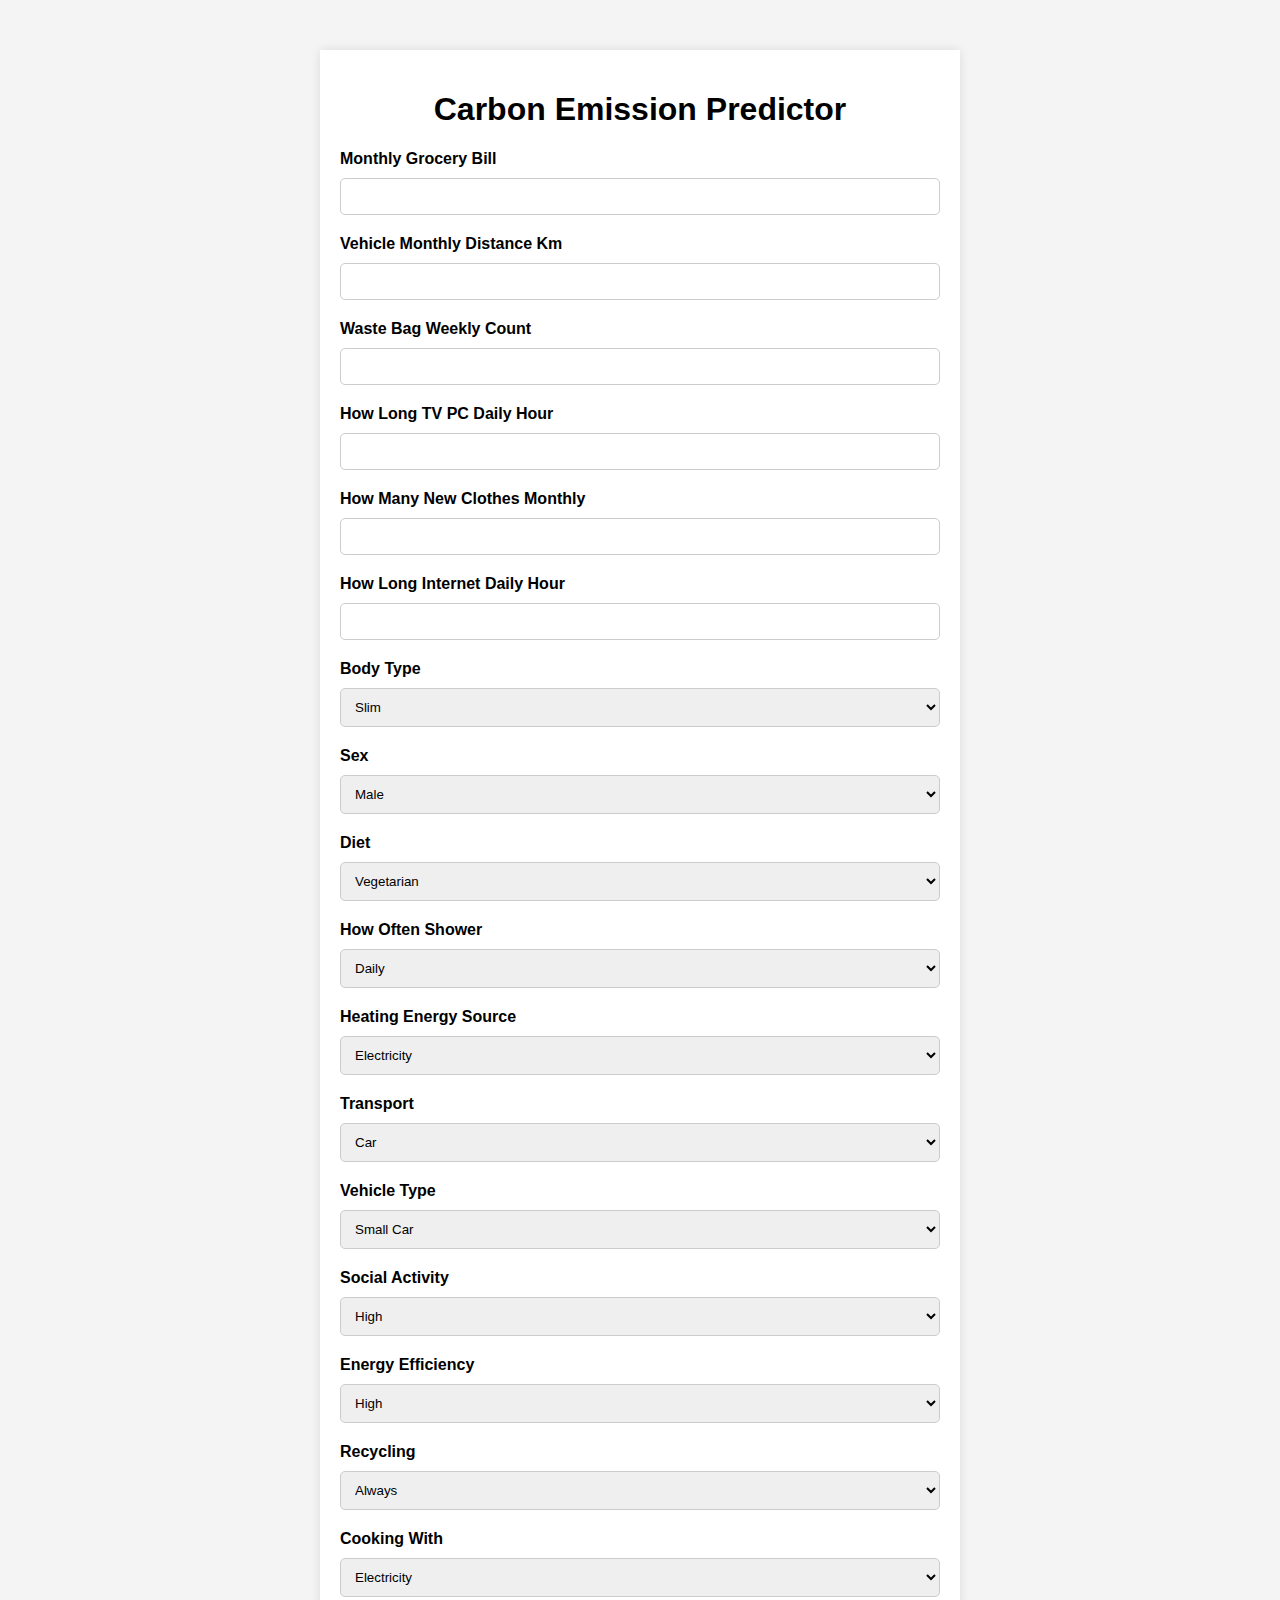
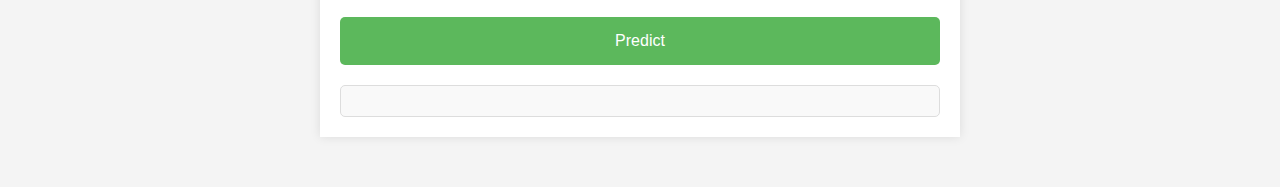
<file: templates/insights.html>
<!DOCTYPE html>
<html lang="en">
<head>
    <meta charset="UTF-8">
    <meta name="viewport" content="width=device-width, initial-scale=1.0">
    <title>Carbon Emission Predictor</title>
    <style>
        body {
            font-family: Arial, sans-serif;
            background-color: #f4f4f4;
            margin: 0;
            padding: 0;
        }
        .container {
            max-width: 600px;
            margin: 50px auto;
            background-color: #fff;
            padding: 20px;
            box-shadow: 0 0 10px rgba(0, 0, 0, 0.1);
        }
        h1 {
            text-align: center;
        }
        form {
            display: flex;
            flex-direction: column;
        }
        label {
            margin-bottom: 10px;
            font-weight: bold;
        }
        input, select {
            padding: 10px;
            margin-bottom: 20px;
            border: 1px solid #ccc;
            border-radius: 5px;
        }
        button {
            padding: 15px;
            background-color: #5cb85c;
            color: white;
            border: none;
            border-radius: 5px;
            font-size: 16px;
            cursor: pointer;
        }
        button:hover {
            background-color: #4cae4c;
        }
        .result {
            margin-top: 20px;
            padding: 15px;
            background-color: #f9f9f9;
            border: 1px solid #ddd;
            border-radius: 5px;
        }
    </style>
</head>
<body>
    <div class="container">
        <h1>Carbon Emission Predictor</h1>
        <form id="predictForm">
            <label for="grocery">Monthly Grocery Bill</label>
            <input type="number" id="grocery" name="Monthly Grocery Bill" step="0.01" required>
            
            <label for="distance">Vehicle Monthly Distance Km</label>
            <input type="number" id="distance" name="Vehicle Monthly Distance Km" step="0.01" required>

            <label for="waste">Waste Bag Weekly Count</label>
            <input type="number" id="waste" name="Waste Bag Weekly Count" step="1" required>

            <label for="tv">How Long TV PC Daily Hour</label>
            <input type="number" id="tv" name="How Long TV PC Daily Hour" step="0.01" required>

            <label for="clothes">How Many New Clothes Monthly</label>
            <input type="number" id="clothes" name="How Many New Clothes Monthly" step="1" required>

            <label for="internet">How Long Internet Daily Hour</label>
            <input type="number" id="internet" name="How Long Internet Daily Hour" step="0.01" required>

            <label for="body">Body Type</label>
            <select id="body" name="Body Type" required>
                <option value="Slim">Slim</option>
                <option value="Average">Average</option>
                <option value="Athletic">Athletic</option>
                <option value="Heavy">Heavy</option>
            </select>

            <label for="sex">Sex</label>
            <select id="sex" name="Sex" required>
                <option value="Male">Male</option>
                <option value="Female">Female</option>
                <option value="Other">Other</option>
            </select>

            <label for="diet">Diet</label>
            <select id="diet" name="Diet" required>
                <option value="Vegetarian">Vegetarian</option>
                <option value="Non-Vegetarian">Non-Vegetarian</option>
                <option value="Vegan">Vegan</option>
            </select>

            <label for="shower">How Often Shower</label>
            <select id="shower" name="How Often Shower" required>
                <option value="Daily">Daily</option>
                <option value="Few times a week">Few times a week</option>
                <option value="Once a week">Once a week</option>
            </select>

            <label for="heating">Heating Energy Source</label>
            <select id="heating" name="Heating Energy Source" required>
                <option value="Electricity">Electricity</option>
                <option value="Gas">Gas</option>
                <option value="Wood">Wood</option>
                <option value="Other">Other</option>
            </select>

            <label for="transport">Transport</label>
            <select id="transport" name="Transport" required>
                <option value="Car">Car</option>
                <option value="Public Transport">Public Transport</option>
                <option value="Bicycle">Bicycle</option>
                <option value="Walking">Walking</option>
            </select>

            <label for="vehicle">Vehicle Type</label>
            <select id="vehicle" name="Vehicle Type" required>
                <option value="Small Car">Small Car</option>
                <option value="Medium Car">Medium Car</option>
                <option value="Large Car">Large Car</option>
                <option value="Motorcycle">Motorcycle</option>
                <option value="None">None</option>
            </select>

            <label for="social">Social Activity</label>
            <select id="social" name="Social Activity" required>
                <option value="High">High</option>
                <option value="Moderate">Moderate</option>
                <option value="Low">Low</option>
            </select>

            <label for="energy">Energy Efficiency</label>
            <select id="energy" name="Energy efficiency" required>
                <option value="High">High</option>
                <option value="Moderate">Moderate</option>
                <option value="Low">Low</option>
            </select>

            <label for="recycling">Recycling</label>
            <select id="recycling" name="Recycling" required>
                <option value="Always">Always</option>
                <option value="Sometimes">Sometimes</option>
                <option value="Never">Never</option>
            </select>

            <label for="cooking">Cooking With</label>
            <select id="cooking" name="Cooking_With" required>
                <option value="Electricity">Electricity</option>
                <option value="Gas">Gas</option>
                <option value="Other">Other</option>
            </select>

            <button type="submit">Predict</button>
        </form>
        <div class="result" id="result"></div>
    </div>

    <script>
        const form = document.getElementById('predictForm');
        form.addEventListener('submit', async function(event) {
            event.preventDefault();

            const formData = new FormData(form);
            const response = await fetch('/predict', {
                method: 'POST',
                body: formData
            });
            const data = await response.json();
            document.getElementById('result').innerText = 'Predicted Carbon Emission: ' + data.result + ' tons';
        });
    </script>
</body>
</html>
</file>
<file: styles.css>
@font-face {
    font-family: 'SuperMario';
    src: url('./fonts/SuperMario256.ttf') format('truetype');
}
.home-link {
    background-color: black;
    border-radius: 0;
  }
  
  .home-link a:focus {
    outline: none;
  }
</file>
